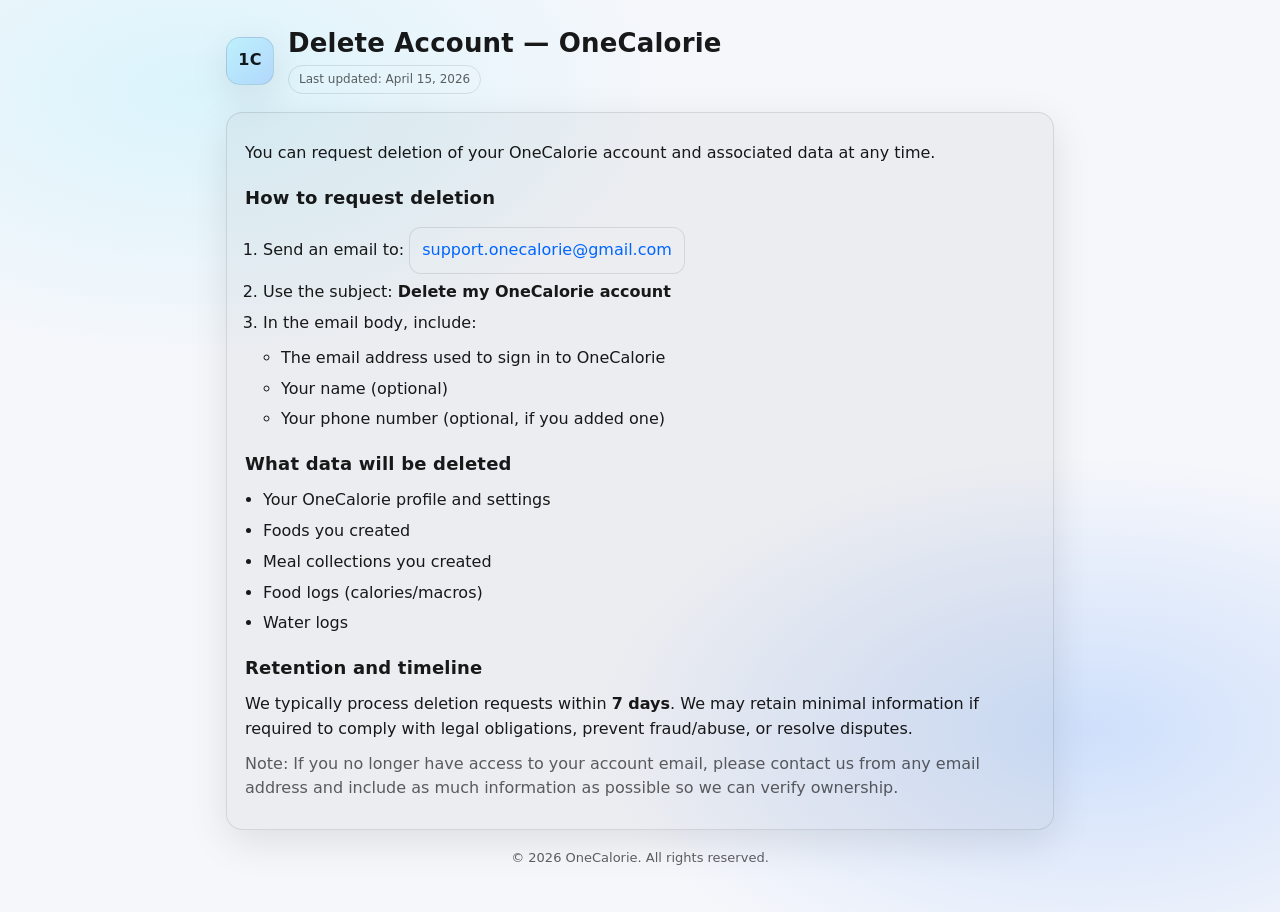
<file: delete-account.html>
<!doctype html>
<html lang="en">
  <head>
    <meta charset="utf-8" />
    <meta name="viewport" content="width=device-width,initial-scale=1" />
    <title>Delete Account — OneCalorie</title>
    <meta name="description" content="How to request deletion of your OneCalorie account and data." />
    <style>
      :root {
        --bg: #0b0f1a;
        --card: rgba(255, 255, 255, 0.06);
        --text: rgba(255, 255, 255, 0.92);
        --muted: rgba(255, 255, 255, 0.70);
        --line: rgba(255, 255, 255, 0.14);
        --accent: #6ee7ff;
        --shadow: 0 12px 40px rgba(0, 0, 0, 0.35);
        --radius: 16px;
      }

      @media (prefers-color-scheme: light) {
        :root {
          --bg: #f6f7fb;
          --card: rgba(0, 0, 0, 0.04);
          --text: rgba(0, 0, 0, 0.90);
          --muted: rgba(0, 0, 0, 0.62);
          --line: rgba(0, 0, 0, 0.10);
          --accent: #0066ff;
          --shadow: 0 12px 40px rgba(0, 0, 0, 0.10);
        }
      }

      * { box-sizing: border-box; }
      body {
        margin: 0;
        font-family: ui-sans-serif, system-ui, -apple-system, Segoe UI, Roboto, Arial, "Apple Color Emoji",
          "Segoe UI Emoji";
        color: var(--text);
        background: radial-gradient(900px 500px at 15% 10%, rgba(110, 231, 255, 0.20), transparent 55%),
          radial-gradient(900px 500px at 85% 80%, rgba(0, 102, 255, 0.16), transparent 55%),
          var(--bg);
        line-height: 1.55;
      }

      a { color: var(--accent); text-decoration: none; }
      a:hover { text-decoration: underline; }

      .wrap {
        max-width: 860px;
        margin: 0 auto;
        padding: 28px 16px 44px;
      }

      header {
        display: flex;
        align-items: center;
        gap: 14px;
        margin-bottom: 18px;
      }

      .logo {
        width: 48px;
        height: 48px;
        border-radius: 14px;
        background: linear-gradient(135deg, rgba(110,231,255,0.30), rgba(0,102,255,0.20));
        border: 1px solid var(--line);
        box-shadow: var(--shadow);
        display: grid;
        place-items: center;
        font-weight: 900;
        letter-spacing: 0.3px;
      }

      h1 {
        margin: 0;
        font-size: 26px;
        line-height: 1.2;
        letter-spacing: 0.2px;
      }

      .sub {
        margin: 6px 0 0;
        color: var(--muted);
        font-size: 14px;
      }

      .card {
        background: var(--card);
        border: 1px solid var(--line);
        border-radius: var(--radius);
        padding: 18px 18px;
        box-shadow: var(--shadow);
      }

      h2 {
        margin: 18px 0 10px;
        font-size: 18px;
        letter-spacing: 0.2px;
      }

      p { margin: 10px 0; }
      ol, ul { margin: 10px 0 0 18px; padding: 0; }
      li { margin: 6px 0; }
      .muted { color: var(--muted); }

      .pill {
        display: inline-block;
        padding: 4px 10px;
        border: 1px solid var(--line);
        border-radius: 999px;
        color: var(--muted);
        font-size: 12px;
      }

      .email {
        display: inline-flex;
        align-items: center;
        gap: 8px;
        padding: 10px 12px;
        border: 1px solid var(--line);
        border-radius: 12px;
        background: rgba(255,255,255,0.04);
        margin-top: 6px;
        word-break: break-word;
      }

      footer {
        margin-top: 18px;
        color: var(--muted);
        font-size: 13px;
        text-align: center;
      }
    </style>
  </head>

  <body>
    <div class="wrap">
      <header>
        <div class="logo">1C</div>
        <div>
          <h1>Delete Account — OneCalorie</h1>
          <div class="sub">
            <span class="pill">Last updated: April 15, 2026</span>
          </div>
        </div>
      </header>

      <div class="card">
        <p>
          You can request deletion of your OneCalorie account and associated data at any time.
        </p>

        <h2>How to request deletion</h2>
        <ol>
          <li>
            Send an email to:
            <div class="email">
              <a href="mailto:support.onecalorie@gmail.com?subject=Delete%20my%20OneCalorie%20account">
                support.onecalorie@gmail.com
              </a>
            </div>
          </li>
          <li>Use the subject: <strong>Delete my OneCalorie account</strong></li>
          <li>
            In the email body, include:
            <ul>
              <li>The email address used to sign in to OneCalorie</li>
              <li>Your name (optional)</li>
              <li>Your phone number (optional, if you added one)</li>
            </ul>
          </li>
        </ol>

        <h2>What data will be deleted</h2>
        <ul>
          <li>Your OneCalorie profile and settings</li>
          <li>Foods you created</li>
          <li>Meal collections you created</li>
          <li>Food logs (calories/macros)</li>
          <li>Water logs</li>
        </ul>

        <h2>Retention and timeline</h2>
        <p>
          We typically process deletion requests within <strong>7 days</strong>. We may retain minimal
          information if required to comply with legal obligations, prevent fraud/abuse, or resolve disputes.
        </p>

        <p class="muted">
          Note: If you no longer have access to your account email, please contact us from any email address
          and include as much information as possible so we can verify ownership.
        </p>
      </div>

      <footer>© 2026 OneCalorie. All rights reserved.</footer>
    </div>
  </body>
</html>
</file>
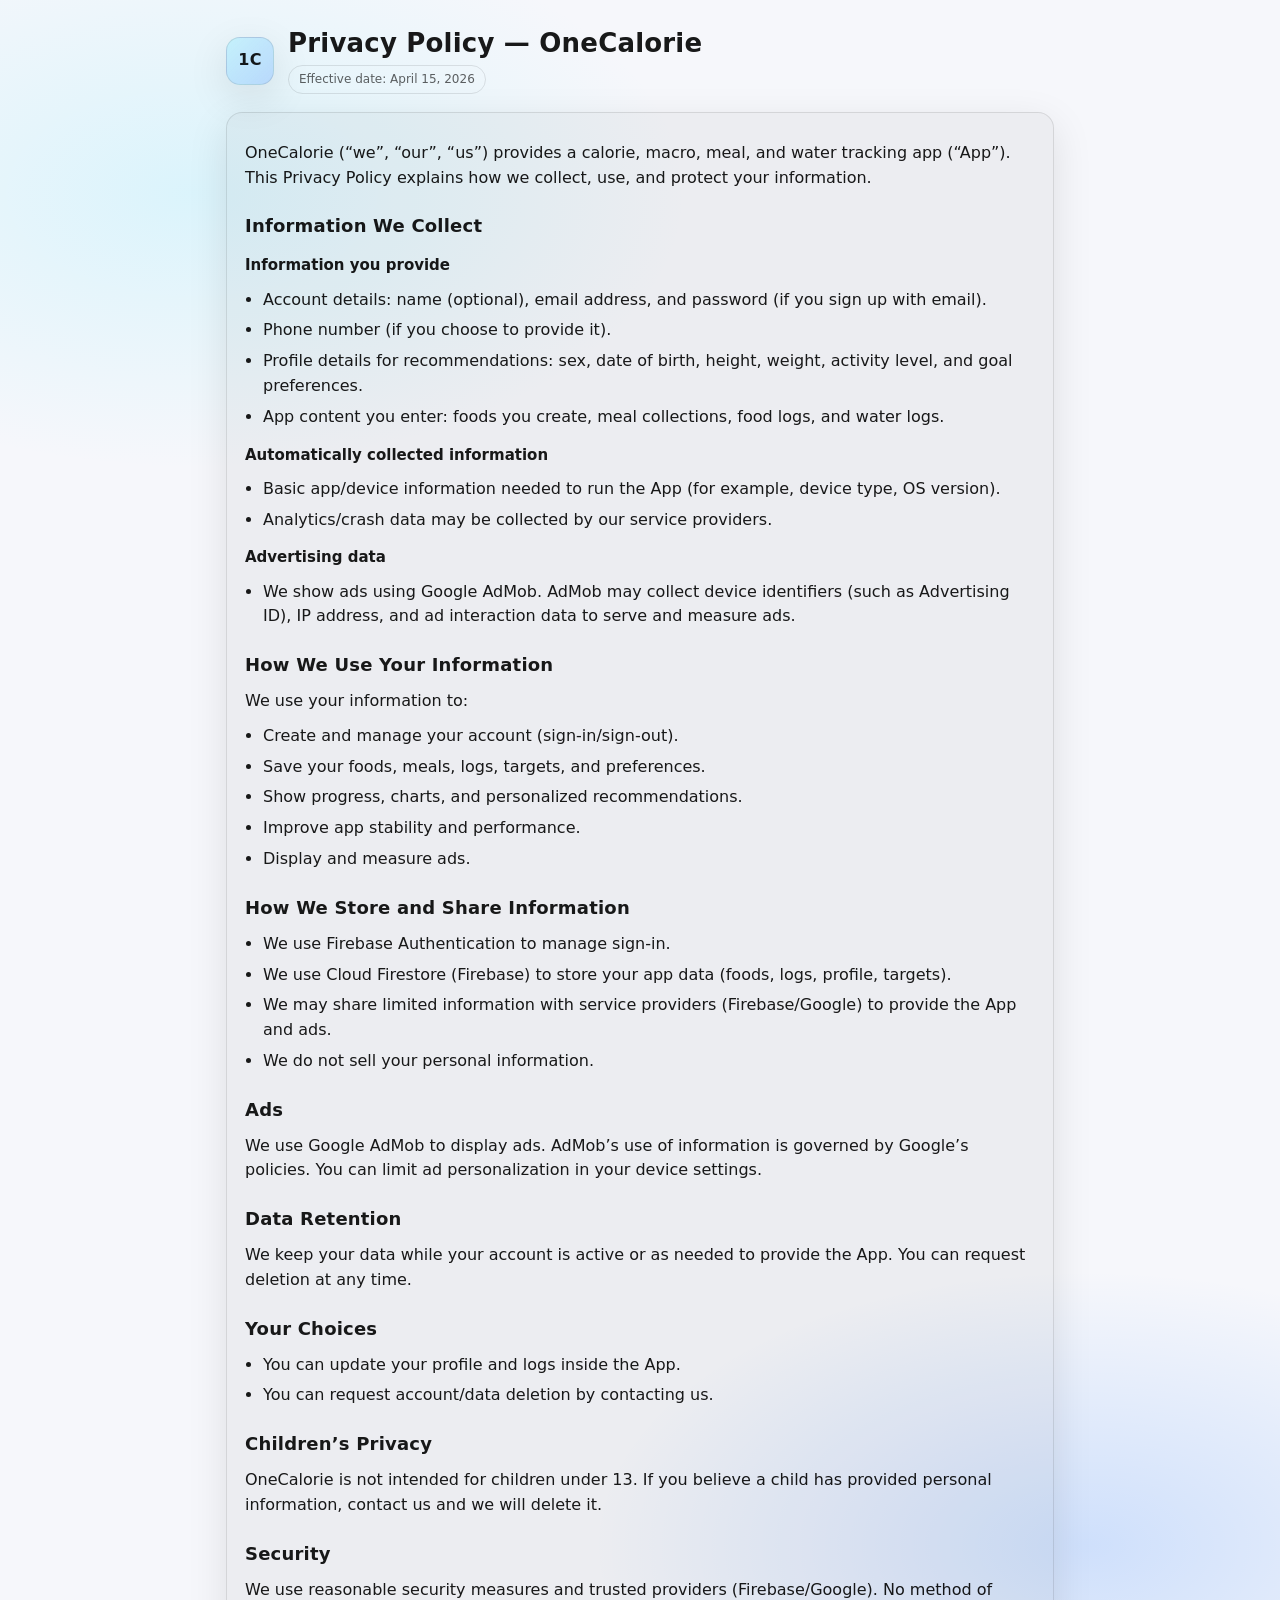
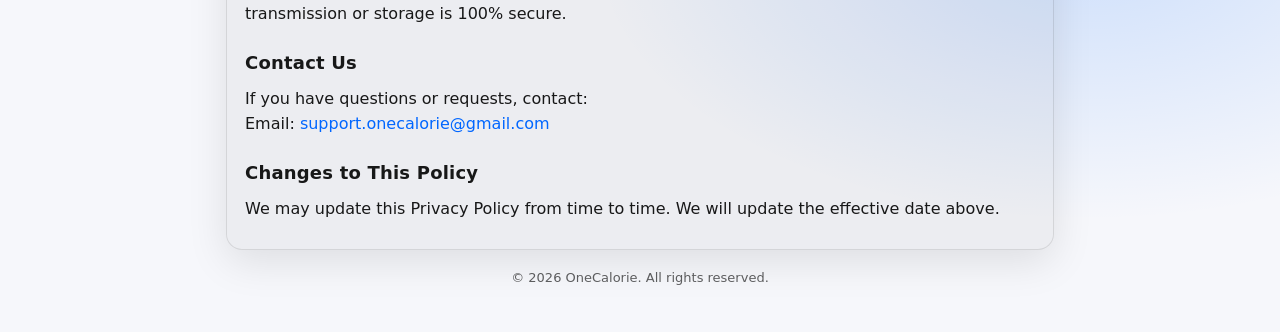
<file: privacy.html>
<!doctype html>
<html lang="en">
  <head>
    <meta charset="utf-8" />
    <meta name="viewport" content="width=device-width,initial-scale=1" />
    <title>Privacy Policy — OneCalorie</title>
    <meta name="description" content="Privacy Policy for OneCalorie" />
    <style>
      :root {
        --bg: #0b0f1a;
        --card: rgba(255, 255, 255, 0.06);
        --text: rgba(255, 255, 255, 0.92);
        --muted: rgba(255, 255, 255, 0.70);
        --line: rgba(255, 255, 255, 0.14);
        --accent: #6ee7ff;
        --shadow: 0 12px 40px rgba(0, 0, 0, 0.35);
        --radius: 16px;
      }

      @media (prefers-color-scheme: light) {
        :root {
          --bg: #f6f7fb;
          --card: rgba(0, 0, 0, 0.04);
          --text: rgba(0, 0, 0, 0.90);
          --muted: rgba(0, 0, 0, 0.62);
          --line: rgba(0, 0, 0, 0.10);
          --accent: #0066ff;
          --shadow: 0 12px 40px rgba(0, 0, 0, 0.10);
        }
      }

      * { box-sizing: border-box; }
      body {
        margin: 0;
        font-family: ui-sans-serif, system-ui, -apple-system, Segoe UI, Roboto, Arial, "Apple Color Emoji",
          "Segoe UI Emoji";
        color: var(--text);
        background: radial-gradient(900px 500px at 15% 10%, rgba(110, 231, 255, 0.20), transparent 55%),
          radial-gradient(900px 500px at 85% 80%, rgba(0, 102, 255, 0.16), transparent 55%),
          var(--bg);
        line-height: 1.55;
      }

      a { color: var(--accent); text-decoration: none; }
      a:hover { text-decoration: underline; }

      .wrap {
        max-width: 860px;
        margin: 0 auto;
        padding: 28px 16px 44px;
      }

      header {
        display: flex;
        align-items: center;
        gap: 14px;
        margin-bottom: 18px;
      }

      .logo {
        width: 48px;
        height: 48px;
        border-radius: 14px;
        background: linear-gradient(135deg, rgba(110,231,255,0.30), rgba(0,102,255,0.20));
        border: 1px solid var(--line);
        box-shadow: var(--shadow);
        display: grid;
        place-items: center;
        font-weight: 900;
        letter-spacing: 0.3px;
      }

      h1 {
        margin: 0;
        font-size: 26px;
        line-height: 1.2;
        letter-spacing: 0.2px;
      }

      .sub {
        margin: 6px 0 0;
        color: var(--muted);
        font-size: 14px;
      }

      .card {
        background: var(--card);
        border: 1px solid var(--line);
        border-radius: var(--radius);
        padding: 18px 18px;
        box-shadow: var(--shadow);
      }

      h2 {
        margin: 22px 0 10px;
        font-size: 18px;
        letter-spacing: 0.2px;
      }

      h3 {
        margin: 14px 0 8px;
        font-size: 15px;
        color: var(--text);
      }

      p { margin: 10px 0; color: var(--text); }
      ul { margin: 10px 0 0 18px; padding: 0; }
      li { margin: 6px 0; color: var(--text); }

      .muted { color: var(--muted); }
      footer {
        margin-top: 18px;
        color: var(--muted);
        font-size: 13px;
        text-align: center;
      }

      .pill {
        display: inline-block;
        padding: 4px 10px;
        border: 1px solid var(--line);
        border-radius: 999px;
        color: var(--muted);
        font-size: 12px;
      }
    </style>
  </head>

  <body>
    <div class="wrap">
      <header>
        <div class="logo">1C</div>
        <div>
          <h1>Privacy Policy — OneCalorie</h1>
          <div class="sub">
            <span class="pill">Effective date: April 15, 2026</span>
          </div>
        </div>
      </header>

      <div class="card">
        <p>
          OneCalorie (“we”, “our”, “us”) provides a calorie, macro, meal, and water tracking app (“App”).
          This Privacy Policy explains how we collect, use, and protect your information.
        </p>

        <h2>Information We Collect</h2>

        <h3>Information you provide</h3>
        <ul>
          <li>Account details: name (optional), email address, and password (if you sign up with email).</li>
          <li>Phone number (if you choose to provide it).</li>
          <li>
            Profile details for recommendations: sex, date of birth, height, weight, activity level, and goal
            preferences.
          </li>
          <li>App content you enter: foods you create, meal collections, food logs, and water logs.</li>
        </ul>

        <h3>Automatically collected information</h3>
        <ul>
          <li>Basic app/device information needed to run the App (for example, device type, OS version).</li>
          <li>Analytics/crash data may be collected by our service providers.</li>
        </ul>

        <h3>Advertising data</h3>
        <ul>
          <li>
            We show ads using Google AdMob. AdMob may collect device identifiers (such as Advertising ID), IP
            address, and ad interaction data to serve and measure ads.
          </li>
        </ul>

        <h2>How We Use Your Information</h2>
        <p>We use your information to:</p>
        <ul>
          <li>Create and manage your account (sign-in/sign-out).</li>
          <li>Save your foods, meals, logs, targets, and preferences.</li>
          <li>Show progress, charts, and personalized recommendations.</li>
          <li>Improve app stability and performance.</li>
          <li>Display and measure ads.</li>
        </ul>

        <h2>How We Store and Share Information</h2>
        <ul>
          <li>We use Firebase Authentication to manage sign-in.</li>
          <li>We use Cloud Firestore (Firebase) to store your app data (foods, logs, profile, targets).</li>
          <li>We may share limited information with service providers (Firebase/Google) to provide the App and ads.</li>
          <li>We do not sell your personal information.</li>
        </ul>

        <h2>Ads</h2>
        <p>
          We use Google AdMob to display ads. AdMob’s use of information is governed by Google’s policies.
          You can limit ad personalization in your device settings.
        </p>

        <h2>Data Retention</h2>
        <p>
          We keep your data while your account is active or as needed to provide the App. You can request
          deletion at any time.
        </p>

        <h2>Your Choices</h2>
        <ul>
          <li>You can update your profile and logs inside the App.</li>
          <li>You can request account/data deletion by contacting us.</li>
        </ul>

        <h2>Children’s Privacy</h2>
        <p>
          OneCalorie is not intended for children under 13. If you believe a child has provided personal
          information, contact us and we will delete it.
        </p>

        <h2>Security</h2>
        <p>
          We use reasonable security measures and trusted providers (Firebase/Google). No method of
          transmission or storage is 100% secure.
        </p>

        <h2>Contact Us</h2>
        <p>
          If you have questions or requests, contact:
          <br />
          Email:
          <a href="mailto:support.onecalorie@gmail.com">support.onecalorie@gmail.com</a>
        </p>

        <h2>Changes to This Policy</h2>
        <p>We may update this Privacy Policy from time to time. We will update the effective date above.</p>
      </div>

      <footer>© 2026 OneCalorie. All rights reserved.</footer>
    </div>
  </body>
</html>
</file>
